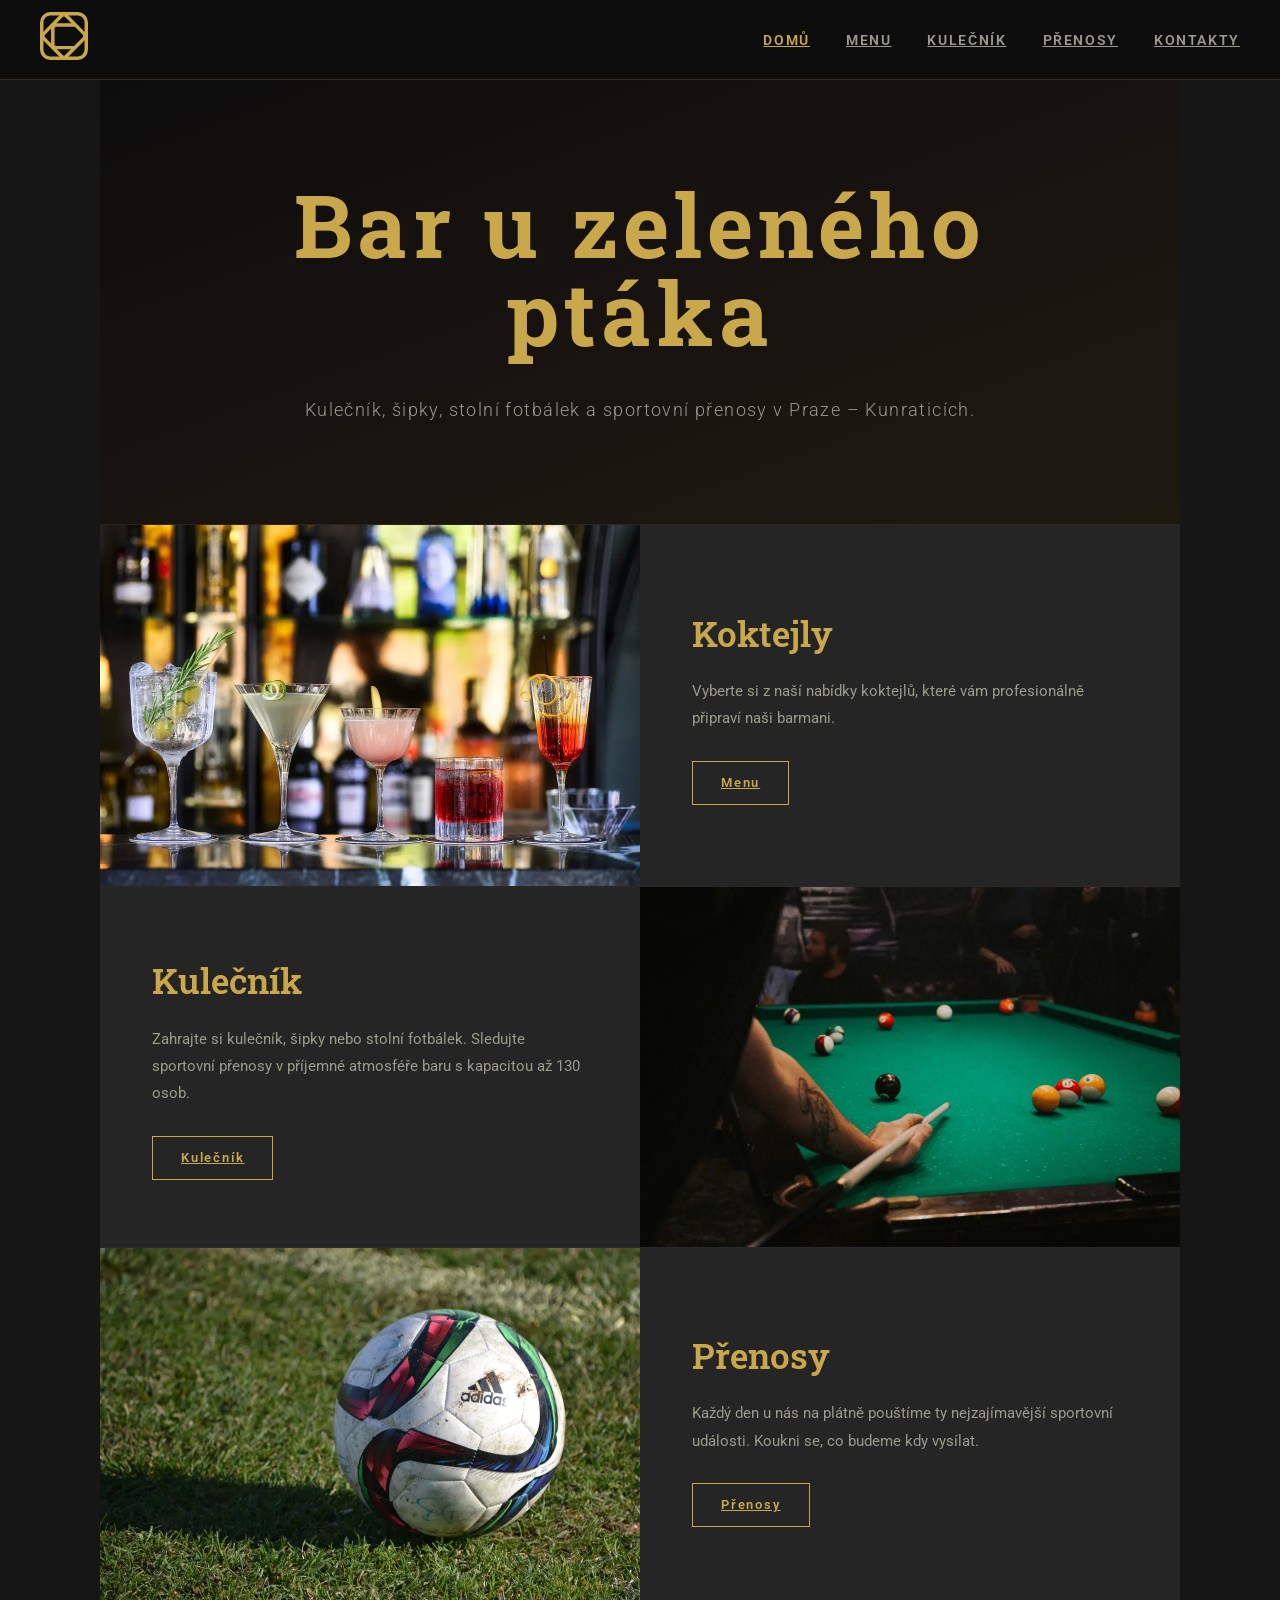
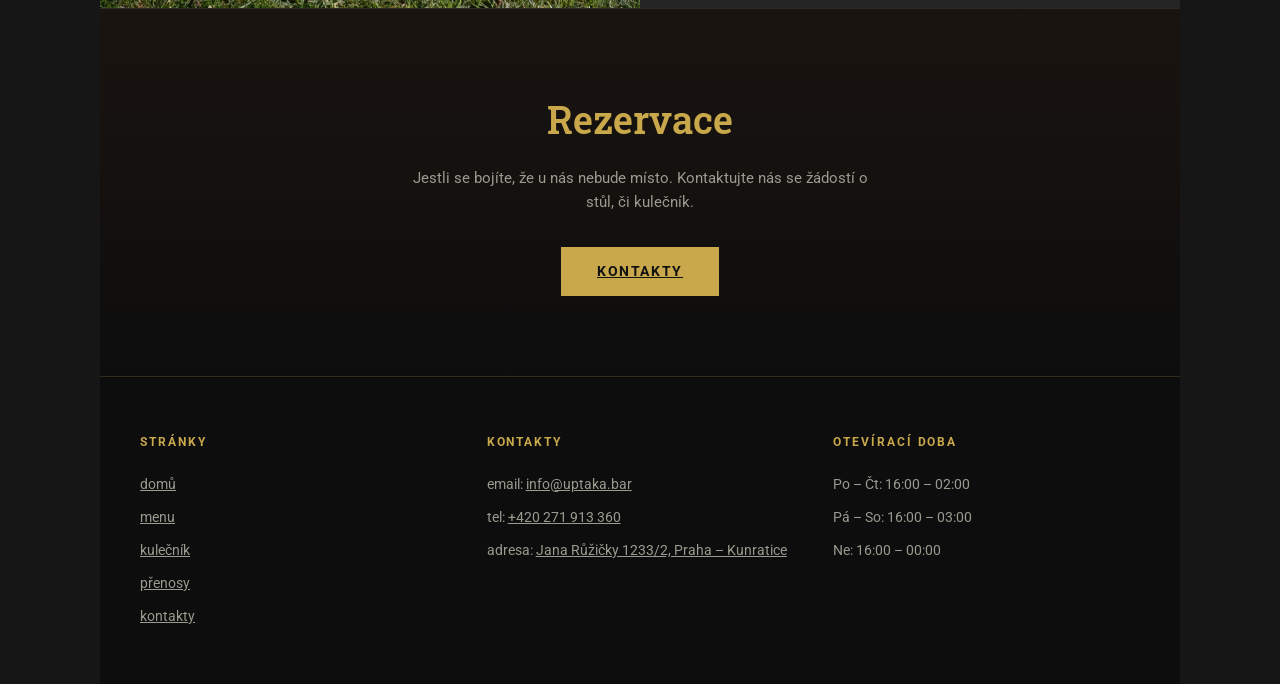
<file: static/index.html>
<!DOCTYPE html>
<html lang="en">
<head>
    <meta charset="UTF-8">
    <meta name="viewport" content="width=device-width, initial-scale=1.0">
    <meta name="description" content="Bar u zeleného ptáka – kulečník, šipky, stolní fotbálek a sportovní přenosy v Praze – Kunraticích. Otevřeno každý den od 16:00." />
    <title>Bar u zeleného ptáka</title>
    <link rel="preconnect" href="https://fonts.googleapis.com">
    <link rel="preconnect" href="https://fonts.gstatic.com" crossorigin>
    <link href="https://fonts.googleapis.com/css2?family=Roboto:wght@300;400;500;600&family=Roboto+Slab:wght@400;600;700&display=swap" rel="stylesheet">
    <link rel="icon" type="image/svg+xml" href="assets/logo.svg" />
    <link rel="stylesheet" href="style.css" />
</head>
<body>
    <header>
        <div class="logo">
            <a href="index.html"><img src="assets/logo.svg" alt="logo" /></a>
        </div>
        <div class="menu">
            <ul>
                <li>
                    <a href="index.html"  class="active">Domů</a>
                </li>
                <li>
                    <a href="menu.html">Menu</a>
                </li>
                <li>
                    <a href="pool.html">Kulečník</a>
                </li>
                <li>
                    <a href="events.html">Přenosy</a>
                </li>
                <li>
                    <a href="contacts.html">Kontakty</a>
                </li>
            </ul>
        </div>
    </header>
    <main>
        <div class="hero">
            <h1>Bar u zeleného ptáka</h1>
            <span>Kulečník, šipky, stolní fotbálek a sportovní přenosy v Praze – Kunraticích.</span>
        </div>
        <div class="coctails">
            <div class="img">
                <img src="assets/img/coctails.webp" alt="koktejly" />
            </div>
            <div class="content">
                <h2>Koktejly</h2>
                <p>Vyberte si z naší nabídky koktejlů, které vám profesionálně připraví naši barmani.</p>
                <a href="menu.html">Menu</a>
            </div>
        </div>
        <div class="pool">
            <div class="content">
                <h2>Kulečník</h2>
                <p>Zahrajte si kulečník, šipky nebo stolní fotbálek. Sledujte sportovní přenosy v příjemné atmosféře baru s kapacitou až 130 osob.</p>
                <a href="pool.html">Kulečník</a>
            </div>
            <div class="img">
                <img src="assets/img/pool.webp" alt="kulečník" />
            </div>
        </div>
        <div class="coctails">
            <div class="img">
                <img src="assets/img/football.webp" alt="fotbal" />
            </div>
            <div class="content">
                <h2>Přenosy</h2>
                <p>Každý den u nás na plátně pouštíme ty nejzajímavější sportovní události. Koukni se, co budeme kdy vysílat.</p>
                <a href="events.html">Přenosy</a>
            </div>
        </div>
        <div class="reservations">
            <h2>Rezervace</h2>
            <p>Jestli se bojíte, že u nás nebude místo. Kontaktujte nás se žádostí o stůl, či kulečník.</p>
            <a href="contacts.html">Kontakty</a>
        </div>
    </main>
    <footer>
        <div class="pages">
            <span>Stránky</span>
            <ul>
                <li>
                    <a href="index.html">domů</a>
                </li>
                <li>
                    <a href="menu.html">menu</a>
                </li>
                <li>
                    <a href="pool.html">kulečník</a>
                </li>
                <li>
                    <a href="events.html">přenosy</a>
                </li>
                <li>
                    <a href="contacts.html">kontakty</a>
                </li>
            </ul>
        </div>
        <div class="contacts">
            <span>Kontakty</span>
            <ul>
                <li>
                    email: <a href="mailto:info@uptaka.bar">info@uptaka.bar</a>
                </li>
                <li>
                    tel: <a href="tel:+420271913360">+420 271 913 360</a>
                </li>
                <li>
                    adresa: <a href="https://maps.google.com/?q=Jana+Růžičky+1233/2,+Praha+Kunratice">Jana Růžičky 1233/2, Praha – Kunratice</a>
                </li>
            </ul>
        </div>
        <div class="open-hours">
            <span>Otevírací doba</span>
            <ul>
                <li>
                    Po – Čt: 16:00 – 02:00
                </li>
                <li>
                    Pá – So: 16:00 – 03:00
                </li>
                <li>
                    Ne: 16:00 – 00:00
                </li>
            </ul>
        </div>
    </footer>
</body>
</html>
</file>
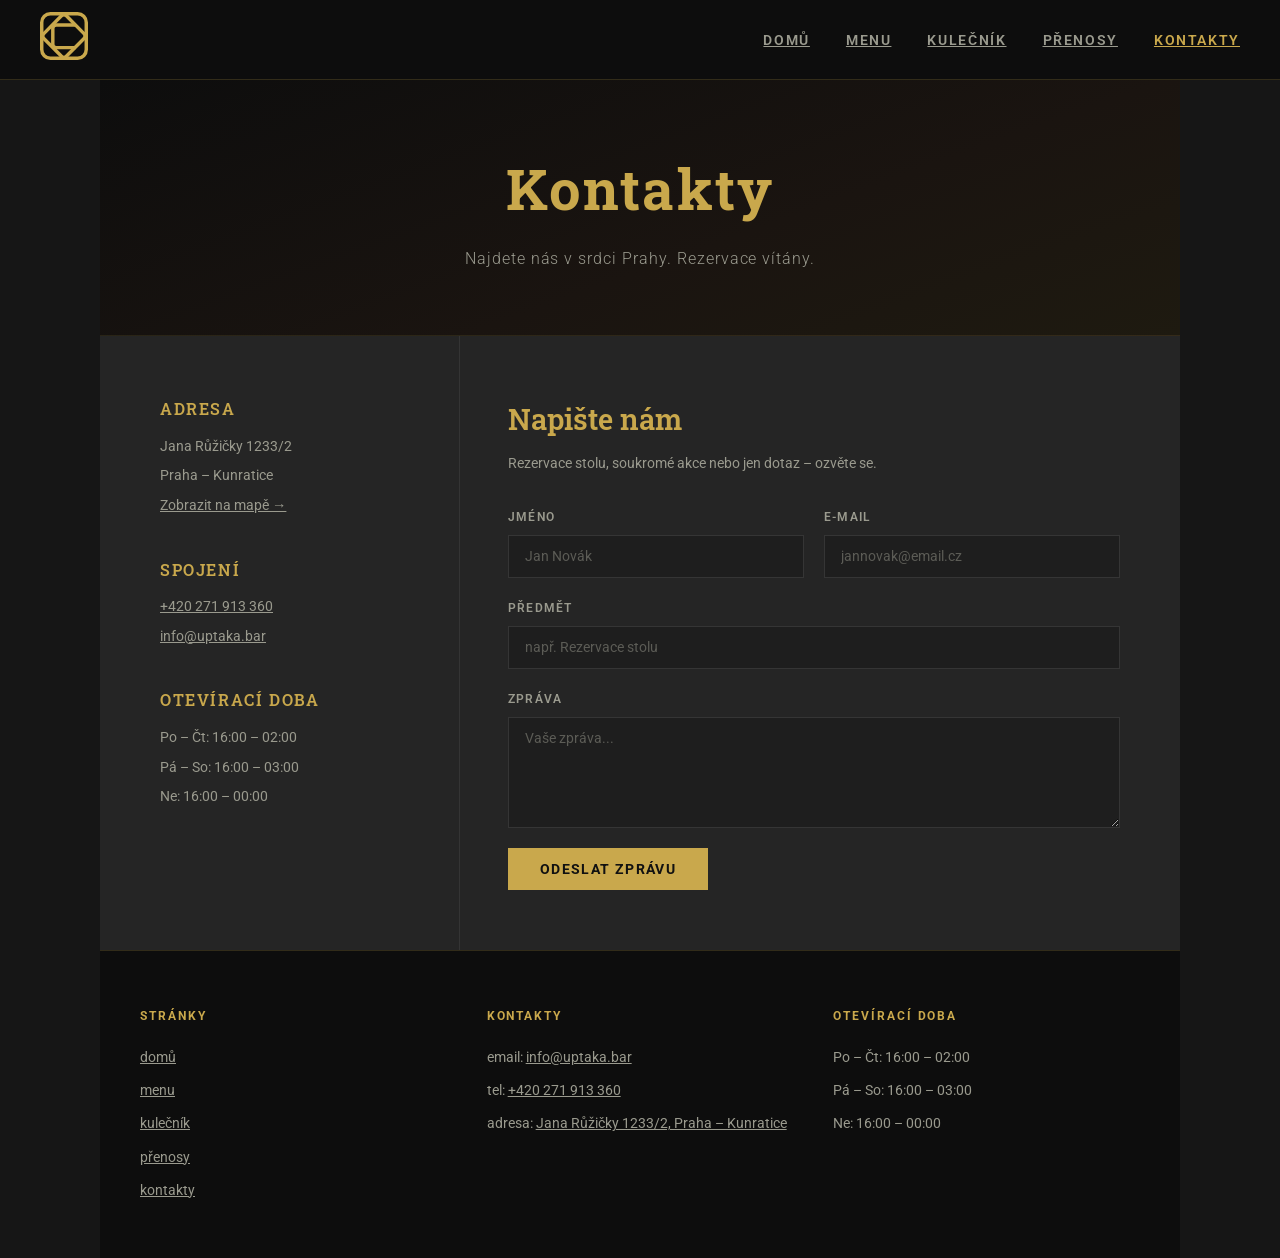
<file: static/contacts.html>
<!DOCTYPE html>
<html lang="en">
<head>
    <meta charset="UTF-8">
    <meta name="viewport" content="width=device-width, initial-scale=1.0">
    <meta name="description" content="Kontakty a rezervace – Bar u zeleného ptáka, Jana Růžičky 1233/2, Praha – Kunratice. Tel: +420 271 913 360." />
    <title>Kontakty – Bar u zeleného ptáka</title>
    <link rel="preconnect" href="https://fonts.googleapis.com">
    <link rel="preconnect" href="https://fonts.gstatic.com" crossorigin>
    <link href="https://fonts.googleapis.com/css2?family=Roboto:wght@300;400;500;600&family=Roboto+Slab:wght@400;600;700&display=swap" rel="stylesheet">
    <link rel="icon" type="image/svg+xml" href="assets/logo.svg" />
    <link rel="stylesheet" href="style.css" />
</head>
<body>
    <header>
        <div class="logo">
            <a href="index.html"><img src="assets/logo.svg" alt="logo" /></a>
        </div>
        <div class="menu">
            <ul>
                <li><a href="index.html">Domů</a></li>
                <li><a href="menu.html">Menu</a></li>
                <li><a href="pool.html">Kulečník</a></li>
                <li><a href="events.html">Přenosy</a></li>
                <li><a href="contacts.html" class="active">Kontakty</a></li>
            </ul>
        </div>
    </header>
    <main>
        <div class="page-hero">
            <h1>Kontakty</h1>
            <span>Najdete nás v srdci Prahy. Rezervace vítány.</span>
        </div>

        <div class="contacts-page">
            <div class="contacts-info">
                <div class="info-block">
                    <h2>Adresa</h2>
                    <ul>
                        <li>Jana Růžičky 1233/2</li>
                        <li>Praha – Kunratice</li>
                        <li><a href="https://maps.google.com/?q=Jana+Růžičky+1233/2,+Praha+Kunratice">Zobrazit na mapě →</a></li>
                    </ul>
                </div>
                <div class="info-block">
                    <h2>Spojení</h2>
                    <ul>
                        <li><a href="tel:+420271913360">+420 271 913 360</a></li>
                        <li><a href="mailto:info@uptaka.bar">info@uptaka.bar</a></li>
                    </ul>
                </div>
                <div class="info-block">
                    <h2>Otevírací doba</h2>
                    <ul>
                        <li>Po – Čt: 16:00 – 02:00</li>
                        <li>Pá – So: 16:00 – 03:00</li>
                        <li>Ne: 16:00 – 00:00</li>
                    </ul>
                </div>
            </div>

            <div class="contacts-form-wrap">
                <h2>Napište nám</h2>
                <p>Rezervace stolu, soukromé akce nebo jen dotaz – ozvěte se.</p>
                <form class="contact-form" action="#" method="post">
                    <div class="form-row">
                        <div class="form-group">
                            <label for="name">Jméno</label>
                            <input type="text" id="name" name="name" placeholder="Jan Novák" required />
                        </div>
                        <div class="form-group">
                            <label for="email">E-mail</label>
                            <input type="email" id="email" name="email" placeholder="jannovak@email.cz" required />
                        </div>
                    </div>
                    <div class="form-group">
                        <label for="subject">Předmět</label>
                        <input type="text" id="subject" name="subject" placeholder="např. Rezervace stolu" />
                    </div>
                    <div class="form-group">
                        <label for="message">Zpráva</label>
                        <textarea id="message" name="message" rows="5" placeholder="Vaše zpráva..." required></textarea>
                    </div>
                    <button type="button">Odeslat zprávu</button>
                </form>
            </div>
        </div>
    </main>
    <footer>
        <div class="pages">
            <span>Stránky</span>
            <ul>
                <li><a href="index.html">domů</a></li>
                <li><a href="menu.html">menu</a></li>
                <li><a href="pool.html">kulečník</a></li>
                <li><a href="events.html">přenosy</a></li>
                <li><a href="contacts.html">kontakty</a></li>
            </ul>
        </div>
        <div class="contacts">
            <span>Kontakty</span>
            <ul>
                <li>email: <a href="mailto:info@uptaka.bar">info@uptaka.bar</a></li>
                <li>tel: <a href="tel:+420271913360">+420 271 913 360</a></li>
                <li>adresa: <a href="https://maps.google.com/?q=Jana+Růžičky+1233/2,+Praha+Kunratice">Jana Růžičky 1233/2, Praha – Kunratice</a></li>
            </ul>
        </div>
        <div class="open-hours">
            <span>Otevírací doba</span>
            <ul>
                <li>Po – Čt: 16:00 – 02:00</li>
                <li>Pá – So: 16:00 – 03:00</li>
                <li>Ne: 16:00 – 00:00</li>
            </ul>
        </div>
    </footer>
</body>
</html>
</file>
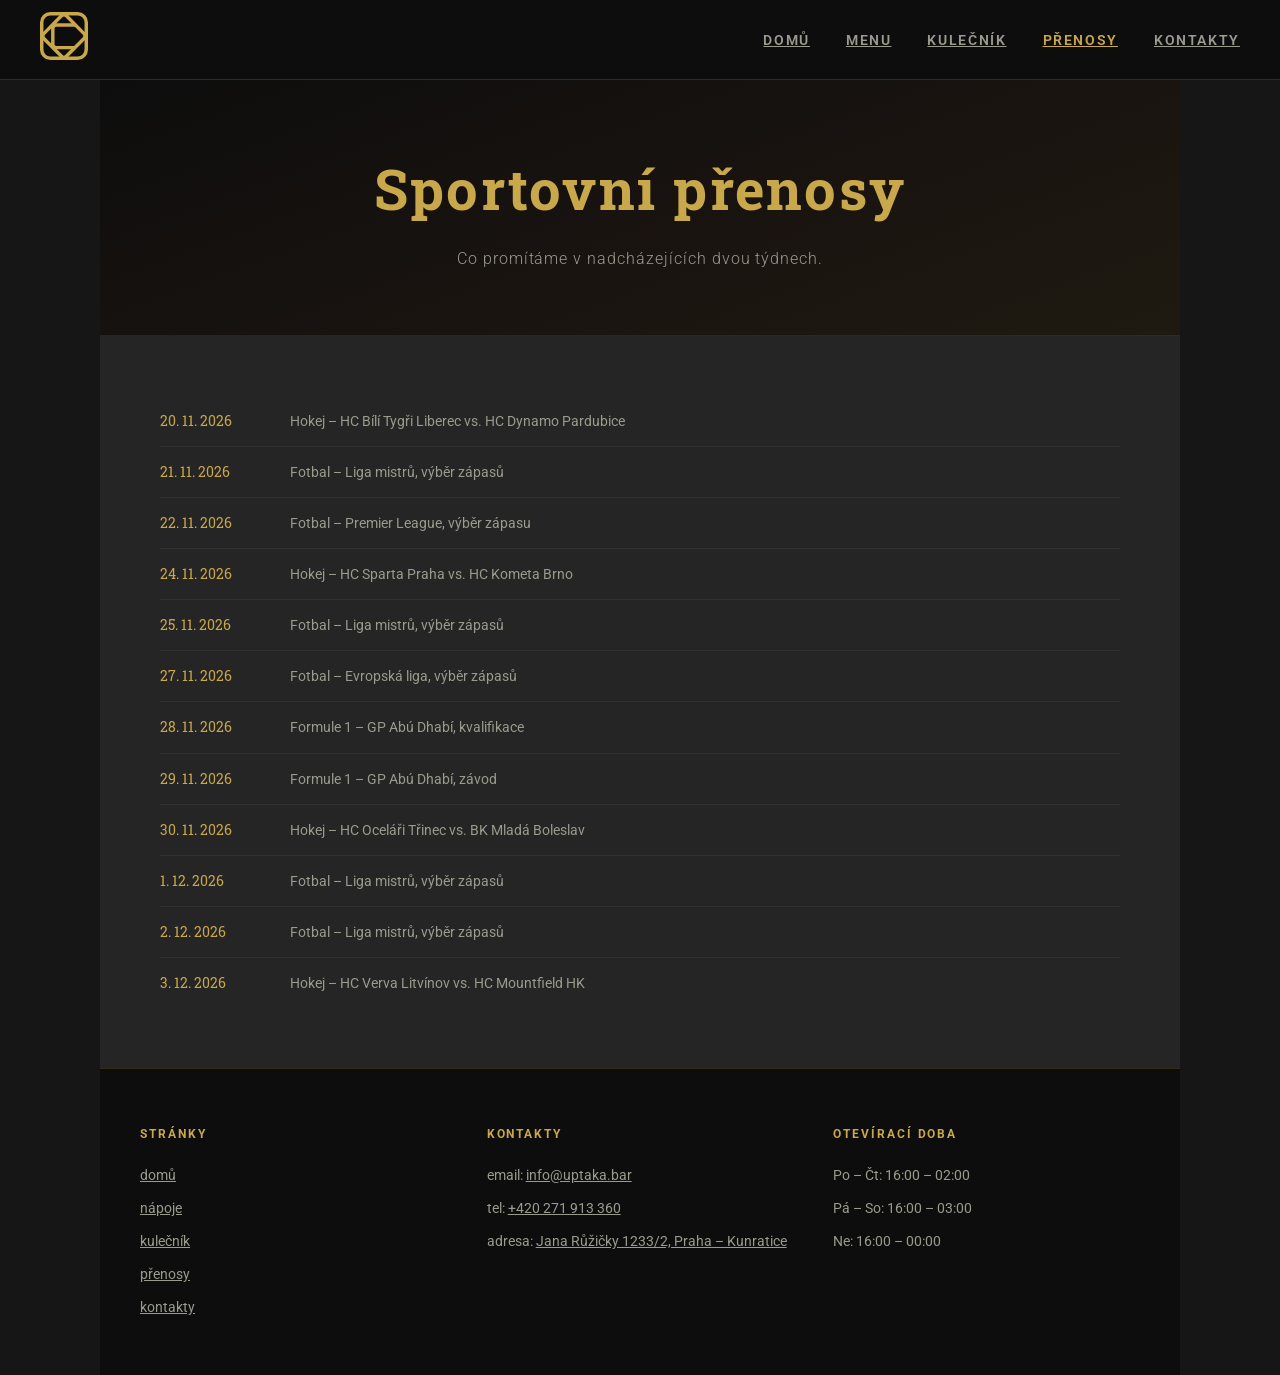
<file: static/events.html>
<!DOCTYPE html>
<html lang="cs">
<head>
    <meta charset="UTF-8">
    <meta name="viewport" content="width=device-width, initial-scale=1.0">
    <meta name="description" content="Plán sportovních přenosů v Baru u zeleného ptáka – fotbal, hokej, Formule 1 a další události na velkém plátně." />
    <title>Sportovní přenosy – Bar u zeleného ptáka</title>
    <link rel="preconnect" href="https://fonts.googleapis.com">
    <link rel="preconnect" href="https://fonts.gstatic.com" crossorigin>
    <link href="https://fonts.googleapis.com/css2?family=Roboto:wght@300;400;500;600&family=Roboto+Slab:wght@400;600;700&display=swap" rel="stylesheet">
    <link rel="icon" type="image/svg+xml" href="assets/logo.svg" />
    <link rel="stylesheet" href="style.css" />
</head>
<body>
    <header>
        <div class="logo">
            <a href="index.html"><img src="assets/logo.svg" alt="logo" /></a>
        </div>
        <div class="menu">
            <ul>
                <li><a href="index.html">Domů</a></li>
                <li><a href="menu.html">Menu</a></li>
                <li><a href="pool.html">Kulečník</a></li>
                <li><a href="events.html" class="active">Přenosy</a></li>
                <li><a href="contacts.html">Kontakty</a></li>
            </ul>
        </div>
    </header>
    <main>
        <div class="page-hero">
            <h1>Sportovní přenosy</h1>
            <span>Co promítáme v nadcházejících dvou týdnech.</span>
        </div>

        <div class="events-page">
            <ul class="events-list">
                <li><span class="el-date">20. 11. 2026</span><span class="el-event">Hokej – HC Bílí Tygři Liberec vs. HC Dynamo Pardubice</span></li>
                <li><span class="el-date">21. 11. 2026</span><span class="el-event">Fotbal – Liga mistrů, výběr zápasů</span></li>
                <li><span class="el-date">22. 11. 2026</span><span class="el-event">Fotbal – Premier League, výběr zápasu</span></li>
                <li><span class="el-date">24. 11. 2026</span><span class="el-event">Hokej – HC Sparta Praha vs. HC Kometa Brno</span></li>
                <li><span class="el-date">25. 11. 2026</span><span class="el-event">Fotbal – Liga mistrů, výběr zápasů</span></li>
                <li><span class="el-date">27. 11. 2026</span><span class="el-event">Fotbal – Evropská liga, výběr zápasů</span></li>
                <li><span class="el-date">28. 11. 2026</span><span class="el-event">Formule 1 – GP Abú Dhabí, kvalifikace</span></li>
                <li><span class="el-date">29. 11. 2026</span><span class="el-event">Formule 1 – GP Abú Dhabí, závod</span></li>
                <li><span class="el-date">30. 11. 2026</span><span class="el-event">Hokej – HC Oceláři Třinec vs. BK Mladá Boleslav</span></li>
                <li><span class="el-date">1. 12. 2026</span><span class="el-event">Fotbal – Liga mistrů, výběr zápasů</span></li>
                <li><span class="el-date">2. 12. 2026</span><span class="el-event">Fotbal – Liga mistrů, výběr zápasů</span></li>
                <li><span class="el-date">3. 12. 2026</span><span class="el-event">Hokej – HC Verva Litvínov vs. HC Mountfield HK</span></li>
            </ul>
        </div>
    </main>
    <footer>
        <div class="pages">
            <span>Stránky</span>
            <ul>
                <li><a href="index.html">domů</a></li>
                <li><a href="menu.html">nápoje</a></li>
                <li><a href="pool.html">kulečník</a></li>
                <li><a href="events.html">přenosy</a></li>
                <li><a href="contacts.html">kontakty</a></li>
            </ul>
        </div>
        <div class="contacts">
            <span>Kontakty</span>
            <ul>
                <li>email: <a href="mailto:info@uptaka.bar">info@uptaka.bar</a></li>
                <li>tel: <a href="tel:+420271913360">+420 271 913 360</a></li>
                <li>adresa: <a href="https://maps.google.com/?q=Jana+Růžičky+1233/2,+Praha+Kunratice">Jana Růžičky 1233/2, Praha – Kunratice</a></li>
            </ul>
        </div>
        <div class="open-hours">
            <span>Otevírací doba</span>
            <ul>
                <li>Po – Čt: 16:00 – 02:00</li>
                <li>Pá – So: 16:00 – 03:00</li>
                <li>Ne: 16:00 – 00:00</li>
            </ul>
        </div>
    </footer>
</body>
</html>
</file>
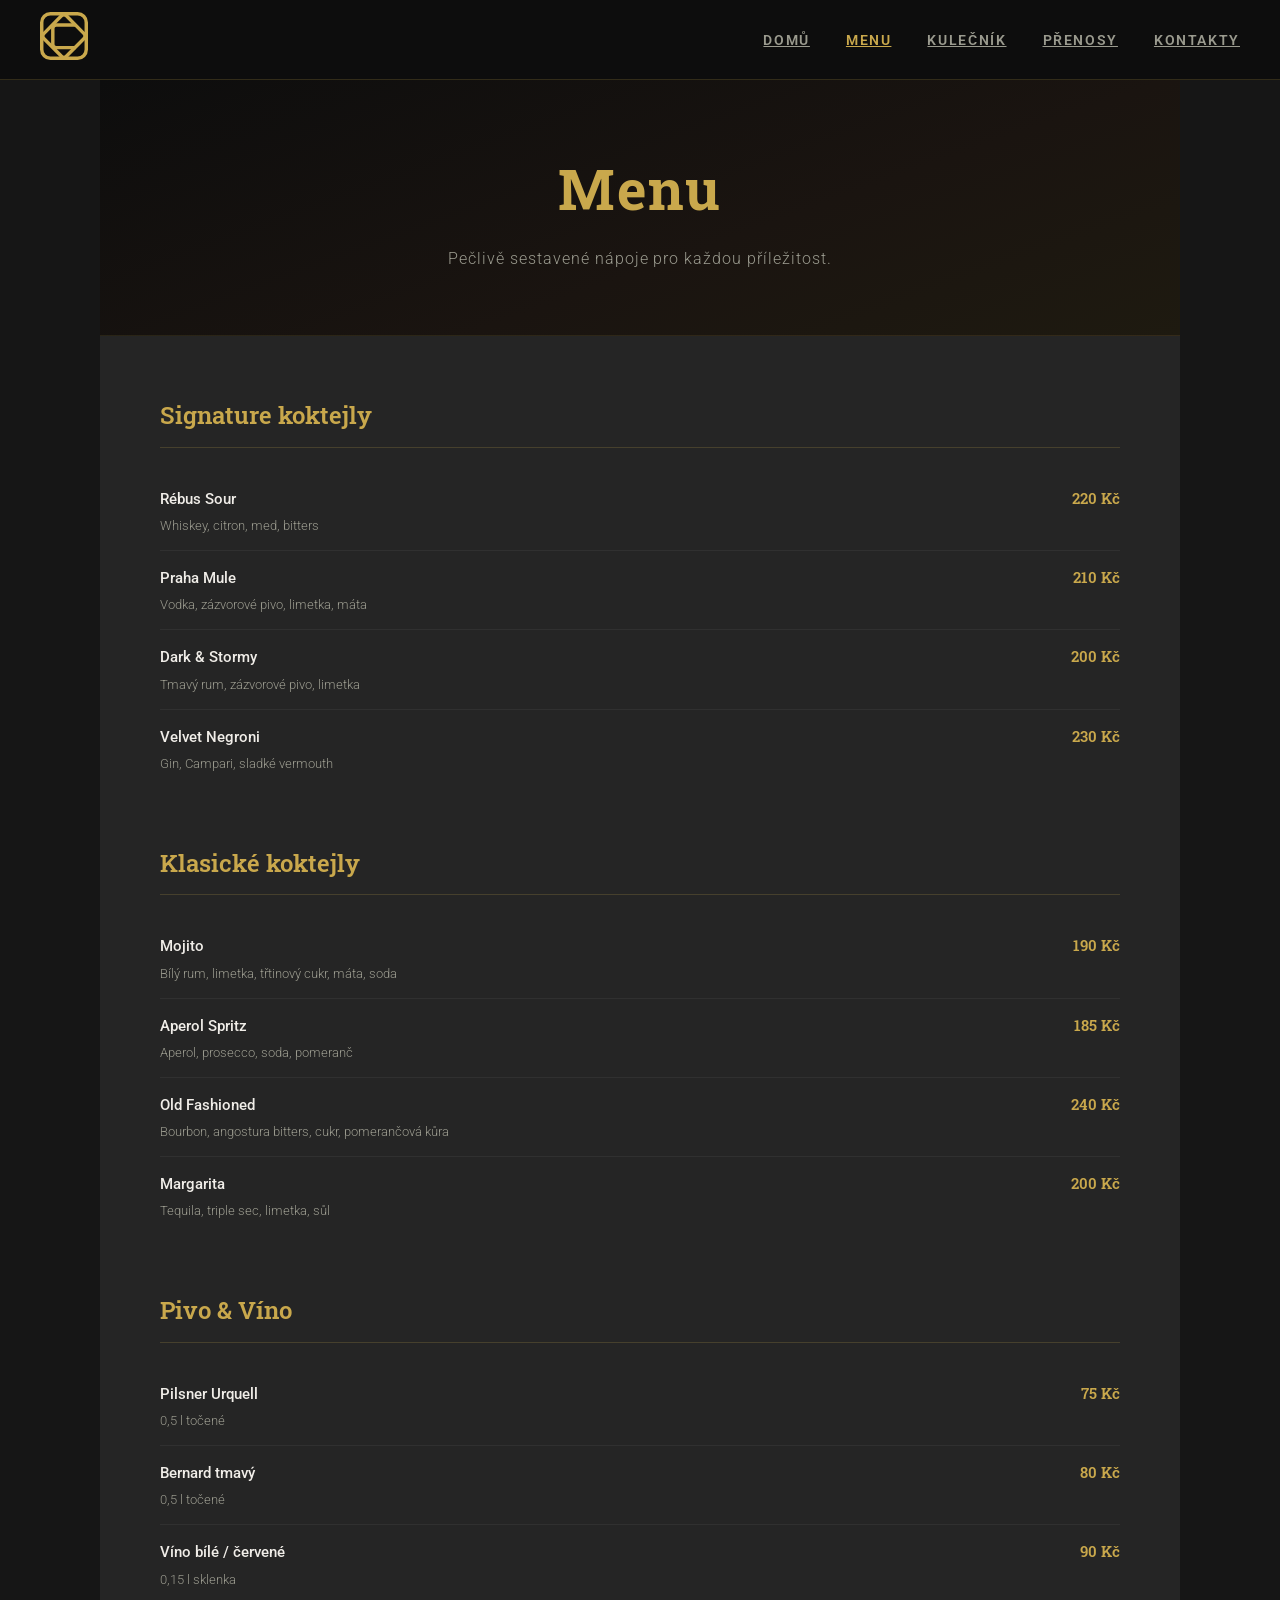
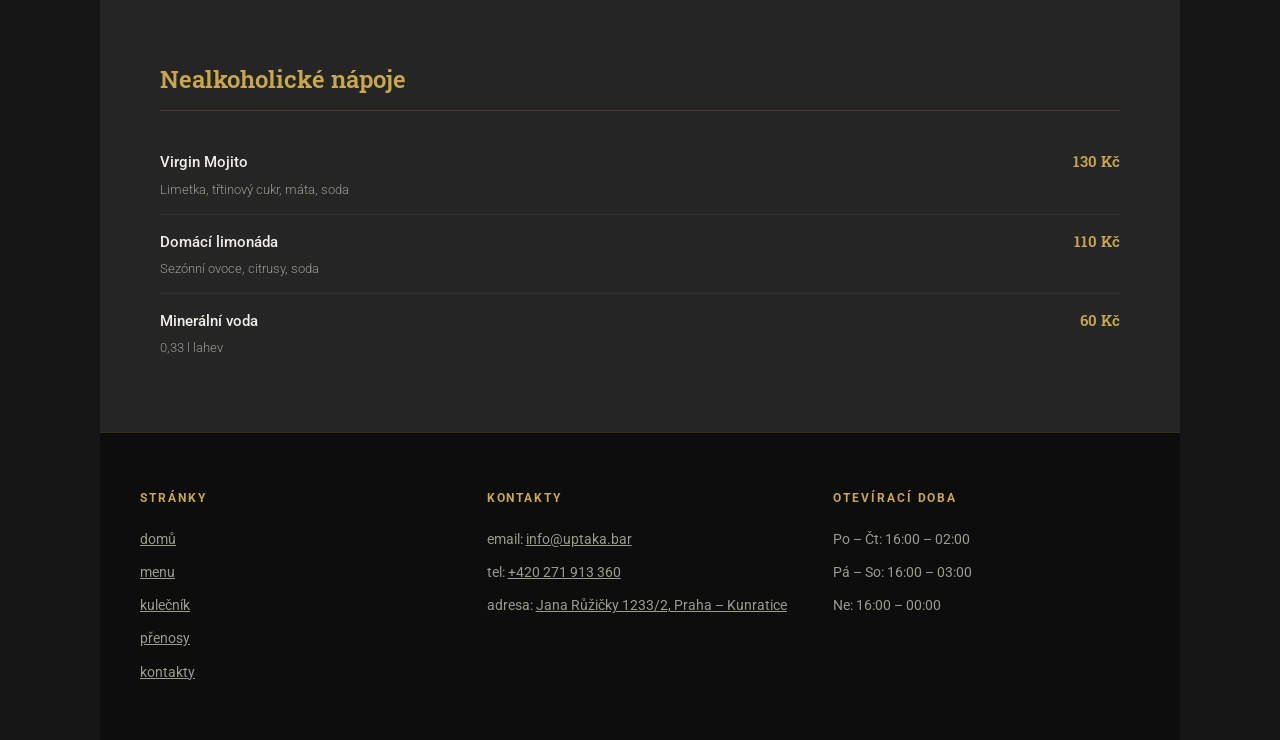
<file: static/menu.html>
<!DOCTYPE html>
<html lang="en">
<head>
    <meta charset="UTF-8">
    <meta name="viewport" content="width=device-width, initial-scale=1.0">
    <meta name="description" content="Nápojový lístek Baru u zeleného ptáka – koktejly, pivo, víno a nealkoholické nápoje." />
    <title>Nápoje – Bar u zeleného ptáka</title>
    <link rel="preconnect" href="https://fonts.googleapis.com">
    <link rel="preconnect" href="https://fonts.gstatic.com" crossorigin>
    <link href="https://fonts.googleapis.com/css2?family=Roboto:wght@300;400;500;600&family=Roboto+Slab:wght@400;600;700&display=swap" rel="stylesheet">
    <link rel="icon" type="image/svg+xml" href="assets/logo.svg" />
    <link rel="stylesheet" href="style.css" />
</head>
<body>
    <header>
        <div class="logo">
            <a href="index.html"><img src="assets/logo.svg" alt="logo" /></a>
        </div>
        <div class="menu">
            <ul>
                <li><a href="index.html">Domů</a></li>
                <li><a href="menu.html" class="active">Menu</a></li>
                <li><a href="pool.html">Kulečník</a></li>
                <li><a href="events.html">Přenosy</a></li>
                <li><a href="contacts.html">Kontakty</a></li>
            </ul>
        </div>
    </header>
    <main>
        <div class="page-hero">
            <h1>Menu</h1>
            <span>Pečlivě sestavené nápoje pro každou příležitost.</span>
        </div>

        <div class="menu-page">
            <section class="menu-category">
                <h2>Signature koktejly</h2>
                <ul class="menu-items">
                    <li class="menu-item">
                        <div class="menu-item-name">
                            <span>Rébus Sour</span>
                            <span class="menu-item-desc">Whiskey, citron, med, bitters</span>
                        </div>
                        <span class="menu-item-price">220 Kč</span>
                    </li>
                    <li class="menu-item">
                        <div class="menu-item-name">
                            <span>Praha Mule</span>
                            <span class="menu-item-desc">Vodka, zázvorové pivo, limetka, máta</span>
                        </div>
                        <span class="menu-item-price">210 Kč</span>
                    </li>
                    <li class="menu-item">
                        <div class="menu-item-name">
                            <span>Dark &amp; Stormy</span>
                            <span class="menu-item-desc">Tmavý rum, zázvorové pivo, limetka</span>
                        </div>
                        <span class="menu-item-price">200 Kč</span>
                    </li>
                    <li class="menu-item">
                        <div class="menu-item-name">
                            <span>Velvet Negroni</span>
                            <span class="menu-item-desc">Gin, Campari, sladké vermouth</span>
                        </div>
                        <span class="menu-item-price">230 Kč</span>
                    </li>
                </ul>
            </section>

            <section class="menu-category">
                <h2>Klasické koktejly</h2>
                <ul class="menu-items">
                    <li class="menu-item">
                        <div class="menu-item-name">
                            <span>Mojito</span>
                            <span class="menu-item-desc">Bílý rum, limetka, třtinový cukr, máta, soda</span>
                        </div>
                        <span class="menu-item-price">190 Kč</span>
                    </li>
                    <li class="menu-item">
                        <div class="menu-item-name">
                            <span>Aperol Spritz</span>
                            <span class="menu-item-desc">Aperol, prosecco, soda, pomeranč</span>
                        </div>
                        <span class="menu-item-price">185 Kč</span>
                    </li>
                    <li class="menu-item">
                        <div class="menu-item-name">
                            <span>Old Fashioned</span>
                            <span class="menu-item-desc">Bourbon, angostura bitters, cukr, pomerančová kůra</span>
                        </div>
                        <span class="menu-item-price">240 Kč</span>
                    </li>
                    <li class="menu-item">
                        <div class="menu-item-name">
                            <span>Margarita</span>
                            <span class="menu-item-desc">Tequila, triple sec, limetka, sůl</span>
                        </div>
                        <span class="menu-item-price">200 Kč</span>
                    </li>
                </ul>
            </section>

            <section class="menu-category">
                <h2>Pivo &amp; Víno</h2>
                <ul class="menu-items">
                    <li class="menu-item">
                        <div class="menu-item-name">
                            <span>Pilsner Urquell</span>
                            <span class="menu-item-desc">0,5 l točené</span>
                        </div>
                        <span class="menu-item-price">75 Kč</span>
                    </li>
                    <li class="menu-item">
                        <div class="menu-item-name">
                            <span>Bernard tmavý</span>
                            <span class="menu-item-desc">0,5 l točené</span>
                        </div>
                        <span class="menu-item-price">80 Kč</span>
                    </li>
                    <li class="menu-item">
                        <div class="menu-item-name">
                            <span>Víno bílé / červené</span>
                            <span class="menu-item-desc">0,15 l sklenka</span>
                        </div>
                        <span class="menu-item-price">90 Kč</span>
                    </li>
                </ul>
            </section>

            <section class="menu-category">
                <h2>Nealkoholické nápoje</h2>
                <ul class="menu-items">
                    <li class="menu-item">
                        <div class="menu-item-name">
                            <span>Virgin Mojito</span>
                            <span class="menu-item-desc">Limetka, třtinový cukr, máta, soda</span>
                        </div>
                        <span class="menu-item-price">130 Kč</span>
                    </li>
                    <li class="menu-item">
                        <div class="menu-item-name">
                            <span>Domácí limonáda</span>
                            <span class="menu-item-desc">Sezónní ovoce, citrusy, soda</span>
                        </div>
                        <span class="menu-item-price">110 Kč</span>
                    </li>
                    <li class="menu-item">
                        <div class="menu-item-name">
                            <span>Minerální voda</span>
                            <span class="menu-item-desc">0,33 l lahev</span>
                        </div>
                        <span class="menu-item-price">60 Kč</span>
                    </li>
                </ul>
            </section>
        </div>
    </main>
    <footer>
        <div class="pages">
            <span>Stránky</span>
            <ul>
                <li><a href="index.html">domů</a></li>
                <li><a href="menu.html">menu</a></li>
                <li><a href="pool.html">kulečník</a></li>
                <li><a href="events.html">přenosy</a></li>
                <li><a href="contacts.html">kontakty</a></li>
            </ul>
        </div>
        <div class="contacts">
            <span>Kontakty</span>
            <ul>
                <li>email: <a href="mailto:info@uptaka.bar">info@uptaka.bar</a></li>
                <li>tel: <a href="tel:+420271913360">+420 271 913 360</a></li>
                <li>adresa: <a href="https://maps.google.com/?q=Jana+Růžičky+1233/2,+Praha+Kunratice">Jana Růžičky 1233/2, Praha – Kunratice</a></li>
            </ul>
        </div>
        <div class="open-hours">
            <span>Otevírací doba</span>
            <ul>
                <li>Po – Čt: 16:00 – 02:00</li>
                <li>Pá – So: 16:00 – 03:00</li>
                <li>Ne: 16:00 – 00:00</li>
            </ul>
        </div>
    </footer>
</body>
</html>
</file>
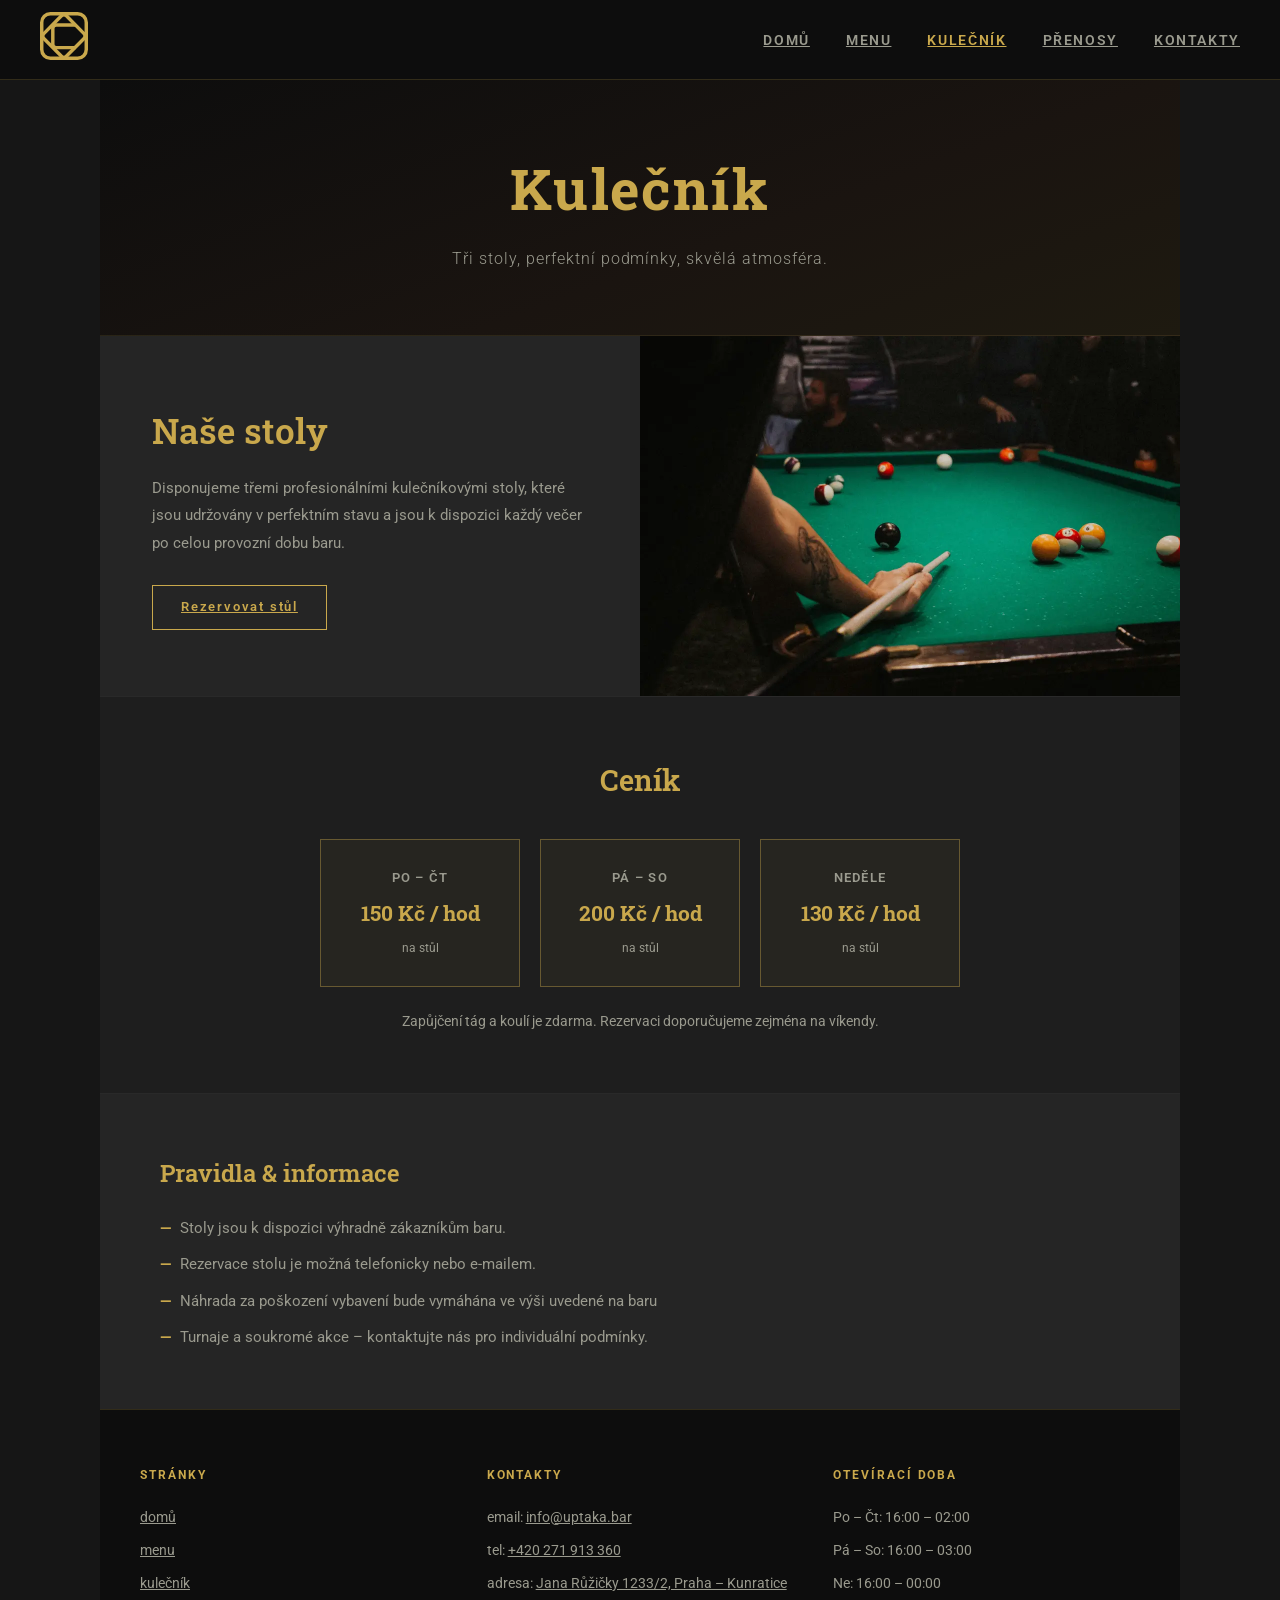
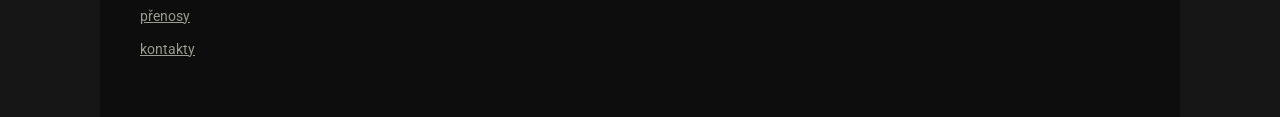
<file: static/pool.html>
<!DOCTYPE html>
<html lang="en">
<head>
    <meta charset="UTF-8">
    <meta name="viewport" content="width=device-width, initial-scale=1.0">
    <meta name="description" content="Kulečník, šipky a stolní fotbálek v Baru u zeleného ptáka. Ceník, pravidla a rezervace stolů." />
    <title>Kulečník &amp; hry – Bar u zeleného ptáka</title>
    <link rel="preconnect" href="https://fonts.googleapis.com">
    <link rel="preconnect" href="https://fonts.gstatic.com" crossorigin>
    <link href="https://fonts.googleapis.com/css2?family=Roboto:wght@300;400;500;600&family=Roboto+Slab:wght@400;600;700&display=swap" rel="stylesheet">
    <link rel="icon" type="image/svg+xml" href="assets/logo.svg" />
    <link rel="stylesheet" href="style.css" />
</head>
<body>
    <header>
        <div class="logo">
            <a href="index.html"><img src="assets/logo.svg" alt="logo" /></a>
        </div>
        <div class="menu">
            <ul>
                <li><a href="index.html">Domů</a></li>
                <li><a href="menu.html">Menu</a></li>
                <li><a href="pool.html" class="active">Kulečník</a></li>
                <li><a href="events.html">Přenosy</a></li>
                <li><a href="contacts.html">Kontakty</a></li>
            </ul>
        </div>
    </header>
    <main>
        <div class="page-hero">
            <h1>Kulečník</h1>
            <span>Tři stoly, perfektní podmínky, skvělá atmosféra.</span>
        </div>

        <div class="pool">
            <div class="content">
                <h2>Naše stoly</h2>
                <p>Disponujeme třemi profesionálními kulečníkovými stoly, které jsou udržovány v perfektním stavu a jsou k dispozici každý večer po celou provozní dobu baru.</p>
                <a href="contacts.html">Rezervovat stůl</a>
            </div>
            <div class="img">
                <img src="assets/img/pool.webp" alt="kulečníkový stůl" />
            </div>
        </div>

        <div class="pool-pricing">
            <h2>Ceník</h2>
            <div class="pricing-grid">
                <div class="pricing-card">
                    <span class="pricing-label">Po – Čt</span>
                    <span class="pricing-price">150 Kč / hod</span>
                    <span class="pricing-note">na stůl</span>
                </div>
                <div class="pricing-card">
                    <span class="pricing-label">Pá – So</span>
                    <span class="pricing-price">200 Kč / hod</span>
                    <span class="pricing-note">na stůl</span>
                </div>
                <div class="pricing-card">
                    <span class="pricing-label">Neděle</span>
                    <span class="pricing-price">130 Kč / hod</span>
                    <span class="pricing-note">na stůl</span>
                </div>
            </div>
            <p class="pricing-note-global">Zapůjčení tág a koulí je zdarma. Rezervaci doporučujeme zejména na víkendy.</p>
        </div>

        <div class="pool-rules">
            <h2>Pravidla &amp; informace</h2>
            <ul class="rules-list">
                <li>Stoly jsou k dispozici výhradně zákazníkům baru.</li>
                <li>Rezervace stolu je možná telefonicky nebo e-mailem.</li>
                <li>Náhrada za poškození vybavení bude vymáhána ve výši uvedené na baru</li>
                <li>Turnaje a soukromé akce – kontaktujte nás pro individuální podmínky.</li>
            </ul>
        </div>
    </main>
    <footer>
        <div class="pages">
            <span>Stránky</span>
            <ul>
                <li><a href="index.html">domů</a></li>
                <li><a href="menu.html">menu</a></li>
                <li><a href="pool.html">kulečník</a></li>
                <li><a href="events.html">přenosy</a></li>
                <li><a href="contacts.html">kontakty</a></li>
            </ul>
        </div>
        <div class="contacts">
            <span>Kontakty</span>
            <ul>
                <li>email: <a href="mailto:info@uptaka.bar">info@uptaka.bar</a></li>
                <li>tel: <a href="tel:+420271913360">+420 271 913 360</a></li>
                <li>adresa: <a href="https://maps.google.com/?q=Jana+Růžičky+1233/2,+Praha+Kunratice">Jana Růžičky 1233/2, Praha – Kunratice</a></li>
            </ul>
        </div>
        <div class="open-hours">
            <span>Otevírací doba</span>
            <ul>
                <li>Po – Čt: 16:00 – 02:00</li>
                <li>Pá – So: 16:00 – 03:00</li>
                <li>Ne: 16:00 – 00:00</li>
            </ul>
        </div>
    </footer>
</body>
</html>
</file>
<file: static/style.css>
/* Fonts loaded via <link> in HTML */

* {
    margin: 0;
    padding: 0;
    box-sizing: border-box;
}

:root {
    --gold: #c9a84c;
    --gold-light: #e2c47a;
    --bg: #161616;
    --bg-section: #1e1e1e;
    --bg-alt: #252525;
    --text: #f0ede8;
    --text-muted: #9a9a8e;
    --header-bg: #0d0d0d;
}

body {
    background: var(--bg);
    color: var(--text);
    font-family: 'Roboto', sans-serif;
    font-weight: 400;
    line-height: 1.6;
}

a {
    color: inherit;
    text-decoration: underline;
}

header {
    height: 80px;
    display: flex;
    flex-direction: row;
    align-items: center;
    justify-content: space-between;
    padding: 0 40px;
    background-color: var(--header-bg);
    border-bottom: 1px solid rgba(201, 168, 76, 0.2);
    position: sticky;
    top: 0;
    z-index: 100;
}

header .logo img {
    height: 48px;
    width: auto;
    max-width: none;
}

header .menu ul {
    list-style: none;
    display: flex;
    gap: 36px;
}

header .menu ul li a {
    font-family: 'Roboto', sans-serif;
    font-weight: 600;
    font-size: 0.85rem;
    letter-spacing: 0.12em;
    text-transform: uppercase;
    color: var(--text-muted);
    transition: color 0.2s ease;
}

header .menu ul li a:hover {
    color: var(--gold);
}

main {
    max-width: 1080px;
    margin: 0 auto;
    background: var(--bg-section);
}

.hero {
    padding: 100px 60px;
    text-align: center;
    background: linear-gradient(160deg, #0d0d0d 0%, #1a1410 60%, #1e1a10 100%);
    border-bottom: 1px solid rgba(201, 168, 76, 0.15);
    position: relative;
    overflow: hidden;
}

.hero h1 {
    font-family: 'Roboto Slab', serif;
    font-size: clamp(3rem, 7vw, 5.5rem);
    font-weight: 700;
    line-height: 1;
    letter-spacing: 0.06em;
    color: var(--gold);
    margin-bottom: 40px;
    position: relative;
}

.hero span {
    display: block;
    font-size: 1.1rem;
    font-weight: 300;
    letter-spacing: 0.08em;
    color: var(--text-muted);
    position: relative;
}

.coctails,
.pool {
    display: grid;
    grid-template-columns: 1fr 1fr;
    min-height: 360px;
}

.coctails .img,
.pool .img {
    overflow: hidden;
}

.coctails .img img,
.pool .img img {
    width: 100%;
    height: 100%;
    max-width: none;
    object-fit: cover;
    display: block;
    transition: transform 0.5s ease;
}

.coctails:hover .img img,
.pool:hover .img img {
    transform: scale(1.04);
}

.coctails .content,
.pool .content {
    display: flex;
    flex-direction: column;
    justify-content: center;
    padding: 56px 52px;
    background: var(--bg-alt);
}

.coctails {
    border-bottom: 1px solid rgba(255,255,255,0.05);
}

.pool {
    border-bottom: 1px solid rgba(255,255,255,0.05);
}

.coctails .content h2,
.pool .content h2 {
    font-family: 'Roboto Slab', serif;
    font-size: 2.2rem;
    font-weight: 600;
    color: var(--gold);
    margin-bottom: 16px;
}

.coctails .content p,
.pool .content p {
    color: var(--text-muted);
    font-size: 0.95rem;
    line-height: 1.8;
    margin-bottom: 28px;
}

.coctails .content a,
.pool .content a {
    display: inline-block;
    padding: 11px 28px;
    border: 1px solid var(--gold);
    color: var(--gold);
    font-family: 'Roboto', sans-serif;
    font-weight: 600;
    font-size: 0.8rem;
    letter-spacing: 0.14em;
    align-self: flex-start;
}

.coctails .content a:hover,
.pool .content a:hover {
    background: var(--gold);
    color: #111;
}

.reservations {
    padding: 80px 60px;
    text-align: center;
    background: linear-gradient(180deg, #1a1410 0%, #0d0d0d 100%);
}

.reservations h2 {
    font-family: 'Roboto Slab', serif;
    font-size: 2.4rem;
    font-weight: 600;
    color: var(--gold);
    margin-bottom: 16px;
}

.reservations p {
    color: var(--text-muted);
    font-size: 0.95rem;
    margin-bottom: 32px;
    max-width: 480px;
    margin-left: auto;
    margin-right: auto;
}

.reservations a {
    display: inline-block;
    padding: 14px 36px;
    background: var(--gold);
    color: #111;
    font-family: 'Roboto', sans-serif;
    font-weight: 700;
    font-size: 0.85rem;
    letter-spacing: 0.12em;
    text-transform: uppercase;
    transition: background 0.2s ease;
}

.reservations a:hover {
    background: var(--gold-light);
}

footer {
    background: var(--header-bg);
    border-top: 1px solid rgba(201, 168, 76, 0.2);
    display: grid;
    grid-template-columns: repeat(3, 1fr);
    gap: 40px;
    padding: 56px 40px;
    max-width: 1080px;
    margin: 0 auto;
}

footer div span {
    display: block;
    font-family: 'Roboto', sans-serif;
    font-weight: 700;
    font-size: 0.75rem;
    letter-spacing: 0.16em;
    text-transform: uppercase;
    color: var(--gold);
    margin-bottom: 20px;
}

footer ul {
    list-style: none;
    display: flex;
    flex-direction: column;
    gap: 10px;
}

footer ul li {
    font-size: 0.9rem;
    color: var(--text-muted);
}

footer ul li a {
    color: var(--text-muted);
    transition: color 0.2s ease;
}

footer ul li a:hover {
    color: var(--gold);
}

header .menu ul li a.active {
    color: var(--gold);
}

.page-hero {
    padding: 64px 60px;
    text-align: center;
    background: linear-gradient(160deg, #0d0d0d 0%, #1a1410 60%, #1e1a10 100%);
    border-bottom: 1px solid rgba(201, 168, 76, 0.15);
}

.page-hero h1 {
    font-family: 'Roboto Slab', serif;
    font-size: clamp(2rem, 5vw, 3.5rem);
    font-weight: 700;
    color: var(--gold);
    margin-bottom: 12px;
    letter-spacing: 0.04em;
}

.page-hero span {
    display: block;
    font-size: 1rem;
    font-weight: 300;
    letter-spacing: 0.06em;
    color: var(--text-muted);
}

.menu-page {
    padding: 60px;
    display: flex;
    flex-direction: column;
    gap: 56px;
    background: var(--bg-alt);
}

.menu-category h2 {
    font-family: 'Roboto Slab', serif;
    font-size: 1.5rem;
    font-weight: 600;
    color: var(--gold);
    margin-bottom: 24px;
    padding-bottom: 12px;
    border-bottom: 1px solid rgba(201, 168, 76, 0.2);
}

.menu-items {
    list-style: none;
    display: flex;
    flex-direction: column;
    gap: 0;
}

.menu-item {
    display: flex;
    justify-content: space-between;
    align-items: baseline;
    gap: 16px;
    padding: 14px 0;
    border-bottom: 1px solid rgba(255, 255, 255, 0.05);
}

.menu-item:last-child {
    border-bottom: none;
}

.menu-item-name {
    display: flex;
    flex-direction: column;
    gap: 4px;
}

.menu-item-name > span:first-child {
    font-weight: 500;
    font-size: 0.95rem;
    color: var(--text);
}

.menu-item-desc {
    font-size: 0.82rem;
    color: var(--text-muted);
    font-weight: 300;
}

.menu-item-price {
    font-family: 'Roboto Slab', serif;
    font-size: 0.95rem;
    font-weight: 600;
    color: var(--gold);
    white-space: nowrap;
}

.pool-pricing {
    padding: 60px;
    background: var(--bg-section);
    text-align: center;
    border-bottom: 1px solid rgba(255, 255, 255, 0.05);
}

.pool-pricing h2 {
    font-family: 'Roboto Slab', serif;
    font-size: 1.8rem;
    font-weight: 600;
    color: var(--gold);
    margin-bottom: 36px;
}

.pricing-grid {
    display: grid;
    grid-template-columns: repeat(3, 1fr);
    gap: 20px;
    max-width: 640px;
    margin: 0 auto 24px;
}

.pricing-card {
    display: flex;
    flex-direction: column;
    align-items: center;
    gap: 8px;
    padding: 28px 20px;
    background: var(--bg-alt);
    border: 1px solid rgba(255, 255, 255, 0.07);
}

.pricing-card {
    border-color: rgba(201, 168, 76, 0.4);
    background: rgba(201, 168, 76, 0.05);
}

.pricing-label {
    font-size: 0.8rem;
    font-weight: 600;
    letter-spacing: 0.1em;
    text-transform: uppercase;
    color: var(--text-muted);
}

.pricing-price {
    font-family: 'Roboto Slab', serif;
    font-size: 1.3rem;
    font-weight: 700;
    color: var(--gold);
}

.pricing-card .pricing-note {
    font-size: 0.78rem;
    color: var(--text-muted);
}

.pricing-note-global {
    font-size: 0.85rem;
    color: var(--text-muted);
    margin-top: 8px;
}

.pool-rules {
    padding: 60px;
    background: var(--bg-alt);
}

.pool-rules h2 {
    font-family: 'Roboto Slab', serif;
    font-size: 1.5rem;
    font-weight: 600;
    color: var(--gold);
    margin-bottom: 24px;
}

.rules-list {
    list-style: none;
    display: flex;
    flex-direction: column;
    gap: 12px;
    max-width: 640px;
}

.rules-list li {
    padding-left: 20px;
    position: relative;
    color: var(--text-muted);
    font-size: 0.95rem;
    line-height: 1.6;
}

.rules-list li::before {
    content: '—';
    position: absolute;
    left: 0;
    color: var(--gold);
    font-weight: 700;
}

.contacts-page {
    display: grid;
    grid-template-columns: 1fr 2fr;
    background: var(--bg-alt);
}

.contacts-info {
    padding: 60px 48px 60px 60px;
    display: flex;
    flex-direction: column;
    gap: 40px;
    border-right: 1px solid rgba(255, 255, 255, 0.07);
}

.info-block h2 {
    font-family: 'Roboto Slab', serif;
    font-size: 1rem;
    font-weight: 600;
    color: var(--gold);
    text-transform: uppercase;
    letter-spacing: 0.1em;
    margin-bottom: 14px;
}

.info-block ul {
    list-style: none;
    display: flex;
    flex-direction: column;
    gap: 8px;
}

.info-block ul li {
    font-size: 0.9rem;
    color: var(--text-muted);
    line-height: 1.5;
}

.info-block ul li a {
    color: var(--text-muted);
    transition: color 0.2s ease;
}

.info-block ul li a:hover {
    color: var(--gold);
}

.contacts-form-wrap {
    padding: 60px 60px 60px 48px;
}

.contacts-form-wrap h2 {
    font-family: 'Roboto Slab', serif;
    font-size: 1.8rem;
    font-weight: 600;
    color: var(--gold);
    margin-bottom: 10px;
}

.contacts-form-wrap > p {
    font-size: 0.9rem;
    color: var(--text-muted);
    margin-bottom: 32px;
}

.contact-form {
    display: flex;
    flex-direction: column;
    gap: 20px;
}

.form-row {
    display: grid;
    grid-template-columns: 1fr 1fr;
    gap: 20px;
}

.form-group {
    display: flex;
    flex-direction: column;
    gap: 8px;
}

.form-group label {
    font-size: 0.78rem;
    font-weight: 600;
    letter-spacing: 0.1em;
    text-transform: uppercase;
    color: var(--text-muted);
}

.form-group input,
.form-group textarea {
    background: var(--bg-section);
    border: 1px solid rgba(255, 255, 255, 0.1);
    color: var(--text);
    font-family: 'Roboto', sans-serif;
    font-size: 0.9rem;
    padding: 12px 16px;
    outline: none;
    resize: vertical;
    transition: border-color 0.2s ease;
}

.form-group input::placeholder,
.form-group textarea::placeholder {
    color: rgba(154, 154, 142, 0.5);
}

.form-group input:focus,
.form-group textarea:focus {
    border-color: rgba(201, 168, 76, 0.5);
}

.contact-form button {
    align-self: flex-start;
    padding: 13px 32px;
    background: var(--gold);
    color: #111;
    font-family: 'Roboto', sans-serif;
    font-weight: 700;
    font-size: 0.85rem;
    letter-spacing: 0.1em;
    text-transform: uppercase;
    border: none;
    cursor: not-allowed;
}

.contact-form button:hover {
    background: var(--gold-light);
}

/* ── EVENTS PAGE ─────────────────────────────────── */

.events-page {
    padding: 60px;
    background: var(--bg-alt);
}

.events-list {
    list-style: none;
    display: flex;
    flex-direction: column;
}

.events-list li {
    display: flex;
    align-items: baseline;
    gap: 0;
    padding: 13px 0;
    border-bottom: 1px solid rgba(255, 255, 255, 0.05);
}

.events-list li:last-child {
    border-bottom: none;
}

.el-date {
    font-family: 'Roboto Slab', serif;
    font-size: 0.9rem;
    color: var(--gold);
    min-width: 130px;
    flex-shrink: 0;
}

.el-event {
    font-size: 0.9rem;
    color: var(--text-muted);
}

@media (max-width: 768px) {
    header {
        padding: 0 20px;
    }

    header .menu ul {
        gap: 20px;
    }

    .coctails,
    .pool {
        grid-template-columns: 1fr;
    }

    .pool .content {
        order: -1;
    }

    .coctails .img,
    .pool .img {
        height: 240px;
    }

    .coctails .content,
    .pool .content {
        padding: 40px 32px;
    }

    .hero {
        padding: 72px 32px;
    }

    .reservations {
        padding: 60px 32px;
    }

    footer {
        grid-template-columns: 1fr;
        gap: 32px;
        padding: 40px 24px;
    }

    .page-hero {
        padding: 48px 24px;
    }

    .menu-page {
        padding: 40px 24px;
    }

    .pool-pricing {
        padding: 40px 24px;
    }

    .pricing-grid {
        grid-template-columns: 1fr;
        max-width: 280px;
    }

    .pool-rules {
        padding: 40px 24px;
    }

    .contacts-page {
        grid-template-columns: 1fr;
    }

    .contacts-info {
        padding: 40px 24px;
        border-right: none;
        border-bottom: 1px solid rgba(255, 255, 255, 0.07);
    }

    .contacts-form-wrap {
        padding: 40px 24px;
    }

    .form-row {
        grid-template-columns: 1fr;
    }
}

@media print {
    * {
        background: white !important;
        color: black !important;
        box-shadow: none !important;
        text-shadow: none !important;
    }

    header {
        position: static;
        border-bottom: 1px solid #ccc;
    }

    header .menu {
        display: none;
    }

    footer {
        border-top: 1px solid #ccc;
    }

    .hero,
    .page-hero {
        background: white !important;
        padding: 24px 0;
    }

    .coctails,
    .pool {
        grid-template-columns: 1fr;
    }

    .coctails .img,
    .pool .img {
        display: none;
    }

    .reservations a,
    .coctails .content a,
    .pool .content a,
    .contact-form button {
        display: none;
    }

    a[href]::after {
        content: " (" attr(href) ")";
        font-size: 0.75em;
        color: #555 !important;
    }

    a[href^="mailto:"]::after,
    a[href^="tel:"]::after,
    a[href^="#"]::after,
    a[href="index.html"]::after,
    a[href="menu.html"]::after,
    a[href="pool.html"]::after,
    a[href="events.html"]::after,
    a[href="contacts.html"]::after {
        content: none;
    }
}
</file>
